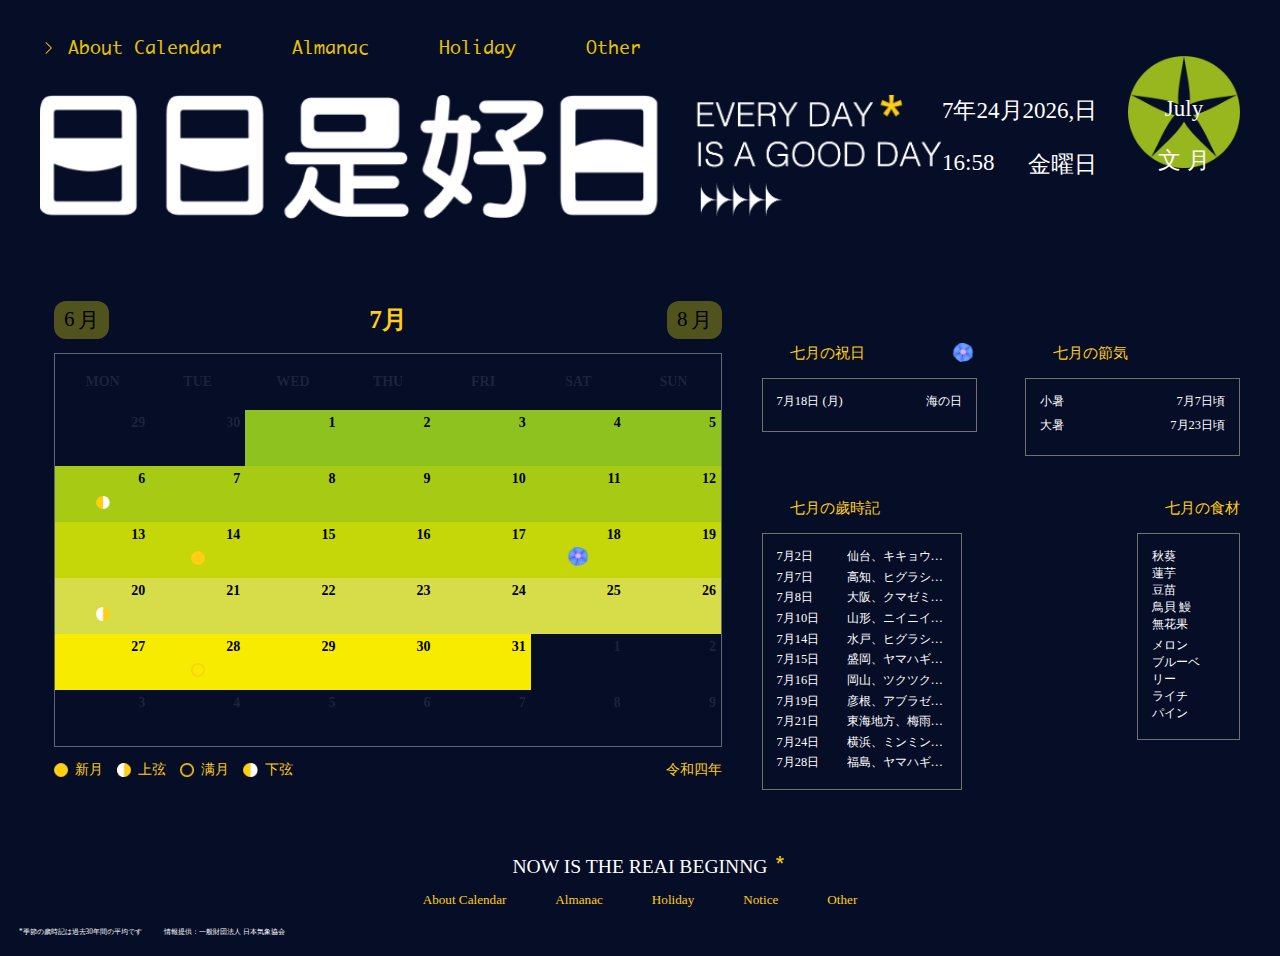
<file: Newday.html>
<!DOCTYPE html>
<html lang="en">

<head>
    <meta charset="UTF-8">
    <meta name="referrer" content="no-referrer">
    <meta name="viewport" content="width=device-width, initial-scale=1.0">
    <meta http-equiv="X-UA-Compatible" content="ie=edge">
    <title>日日是好日 </title>
    <link rel="stylesheet" href="./css/base.css">
    <link rel="stylesheet" href="./css/public_header.css">
    <link rel="stylesheet" href="./css/Newday_index.css">
    <link rel="stylesheet" href="./css/media.css">
    <link rel="stylesheet" href="./css/Newday_media.css">
    <link rel="stylesheet" href="./css/Newday_animation.css">
</head>

<body>
    <header class="header">
        <div class="container wrap">
            <nav class="nav">
                <div class="menu">
                    <ul class="menu__list">
                        <li class="menu__list__item"><a href="./index.html">
                            <i class="left_arrow">
                                <img src="./img/left_arrow.png" alt="">
                            </i>About Calendar
                        </a></li>
                        <li class="menu__list__item"><a href="./Almanac.html">Almanac</a></li>
                        <li class="menu__list__item"><a href="./Holiday.html">Holiday</a></li>
                        <li class="menu__list__item"><a href="./Note.html">Other</a></li>
                    </ul>
                </div>
            </nav>
            <section>
                <div class="title">
                    <a href="./index.html"><img src="./img/2.png" alt=""></a>
                </div>
                <div class="time">
                    <div class="time__current">
                        <div class="time__current--date">
                            <p id="currentDate">2022年6月29日</p>
                        </div>
                        <div class="time__current--hs">
                            <span id="timeHs">19:45</span>
                            <span id="timeWeek">水曜日</span>
                        </div>
                    </div>
                    <div class="time__month" id="timeMonth">
                        <a href="#">
                            <div class="time__month--current">
                                <p>JANUARY</p>
                            </div>
                            <div class="time__month--info">
                                <p>睦 月</p>
                            </div>
                            <div class="time__bg">
                                <img id="move_bg" height="100%" width="100%" src="./img/P-11.png" alt="">
                            </div>
                        </a>
                    </div>
                </div>
            </section>
        </div>
    </header>
    <main class="main">
        <div class="container wrap" id="container">
            <div class="calendar">
                <div class="tl-toubu">
                    <div class="ri-toubu-right">
                        <div class="prevMonth" id="prev">
                            <span id="prevMonth">12</span>
                            <span>月</span>
                            <!-- <a href="#" id="prev">月<img src="./img/left.png" alt=""></a> -->
                        </div>
                        <p class="currentMonth" id="currentMonth">月</p>
                        <div class="nextMonth" id="next">
                            <span id="nextMonth">2</span>
                            <span>月</span>
                            <!-- <a href="#" id="next"><img src="./img/right.png" alt=""></a> -->
                        </div>
                    </div>
                </div>
                <table cellspacing="0" border-collapse="collapse">
                    <thead>
                        <tr valign="middle">
                            <th>MON</th>
                            <th>TUE</th>
                            <th>WED</th>
                            <th>THU</th>
                            <th>FRI</th>
                            <th>SAT</th>
                            <th>SUN</th>
                        </tr>
                    </thead>
                    <tbody class="rl-top" id="calendar_table"></tbody>
                </table>
                <div class="calendar_end">
                    <div class="left">
                        <ul>
                            <li><i><img src="./img/new_moon.png" alt=""></i><span>新月</span></li>
                            <li><i><img src="./img/half_moon.png" alt=""></i><span>上弦</span></li>
                            <li><i><img src="./img/full_moon.png" alt=""></i><span>满月</span></li>
                            <li><i><img src="./img/waning_moon.png" alt=""></i><span>下弦</span></li>
                        </ul>
                    </div>
                    <div class="right">
                        <span>令和四年 </span>
                    </div>
                </div>
            </div>
            <div class="dayIntroduced" id="dayIntroduced">
                <div class="dayIntroduced__top">
                    <div class="dayIntroduced__item" id="holiday">
                        <div class="dayIntroduced__item__title">
                            <p>一月の祝日</p>
                            <i id="zr_bg"><img src="./img/1_z.png" alt=""></i>
                        </div>
                        <div class="dayIntroduced__item__list">
                            <div class="dayIntroduced__list__item">
                                <div class="solar_term">
                                    <span>1月1日 （土）</span>
                                </div>
                                <div class="solar_term_date">
                                    <span>元日</span>
                                </div>
                            </div>
                            <div class="dayIntroduced__list__item">
                                <div class="solar_term">
                                    <span>1月10日 （月）</span>
                                </div>
                                <div class="solar_term_date">
                                    <span>成人の日</span>
                                </div>
                            </div>
                        </div>
                    </div>
                    <div class="dayIntroduced__item" id="solarTerm">
                        <div class="dayIntroduced__item__title">
                            <p>一月の節気</p>
                        </div>
                        <div class="dayIntroduced__item__list">
                            <div class="dayIntroduced__list__item">
                                <div class="solar_term">
                                    <span>小寒</span>
                                </div>
                                <div class="solar_term_date">
                                    <span>1月5日頃</span>
                                </div>
                            </div>
                            <div class="dayIntroduced__list__item">
                                <div class="solar_term">
                                    <span>大寒</span>
                                </div>
                                <div class="solar_term_date">
                                    <span>1月20日頃</span>
                                </div>
                            </div>
                        </div>
                    </div>
                </div>
                <div class="dayIntroduced__bottom">
                    <div class="dayIntroduced__item">
                        <div class="dayIntroduced__item__title">
                            <p>一月の歲時記</p>
                        </div>
                        <div class="dayIntroduced__item__list">
                            <div class="dayIntroduced__list__item">
                                <div class="solar_term">
                                    <span>1月1日</span>
                                </div>
                                <div class="solar_term_date">
                                    <span>名古屋、スイセンの開花の頃</span>
                                </div>
                            </div>
                            <div class="dayIntroduced__list__item">
                                <div class="solar_term">
                                    <span>1月5日</span>
                                </div>
                                <div class="solar_term_date">
                                    <span>那霸、ツバキの開花の頃</span>
                                </div>
                            </div>
                            <div class="dayIntroduced__list__item">
                                <div class="solar_term">
                                    <span>1月6日</span>
                                </div>
                                <div class="solar_term_date">
                                    <span>佐賀、スイセンの開花の頃</span>
                                </div>
                            </div>
                            <div class="dayIntroduced__list__item">
                                <div class="solar_term">
                                    <span>1月9日</span>
                                </div>
                                <div class="solar_term_date">
                                    <span>延岡、初雪の頃</span>
                                </div>
                            </div>
                            <div class="dayIntroduced__list__item">
                                <div class="solar_term">
                                    <span>1月11日</span>
                                </div>
                                <div class="solar_term_date">
                                    <span>館野、初雪の頃</span>
                                </div>
                            </div>
                            <div class="dayIntroduced__list__item">
                                <div class="solar_term">
                                    <span>1月15日</span>
                                </div>
                                <div class="solar_term_date">
                                    <span>高松、ツバキの開花の頃</span>
                                </div>
                            </div>
                            <div class="dayIntroduced__list__item">
                                <div class="solar_term">
                                    <span>1月19日</span>
                                </div>
                                <div class="solar_term_date">
                                    <span>名瀨、サクラの開花の頃</span>
                                </div>
                            </div>
                            <div class="dayIntroduced__list__item">
                                <div class="solar_term">
                                    <span>1月22日</span>
                                </div>
                                <div class="solar_term_date">
                                    <span>宫崎、 ウメの開花の頃</span>
                                </div>
                            </div>
                            <div class="dayIntroduced__list__item">
                                <div class="solar_term">
                                    <span>1月24日</span>
                                </div>
                                <div class="solar_term_date">
                                    <span>宫崎、 鹿児島、タンポポの開花の頃</span>
                                </div>
                            </div>
                            <div class="dayIntroduced__list__item">
                                <div class="solar_term">
                                    <span>1月30日</span>
                                </div>
                                <div class="solar_term_date">
                                    <span>宫崎、 広島、ツバキの開花の頃</span>
                                </div>
                            </div>
                        </div>
                    </div>
                    <div class="dayIntroduced__item">
                        <div class="dayIntroduced__item__title">
                            <p>季節の食材</p>
                        </div>
                        <div class="dayIntroduced__item__list">
                            <div class="dayIntroduced__list__item">
                                <p>河豚</p>
                                <p>ぶり</p>
                                <p>カリフラワー</p>
                                <p>京菜</p>
                            </div>
                            <div class="dayIntroduced__list__item">
                                <p>温州みかん</p>
                                <p>ゆず</p>
                                <p>ポンカン</p>
                            </div>
                        </div>
                    </div>
                </div>
            </div>
        </div>
    </main>
    <div class="end">
        <p>NOW IS THE REAI BEGINNG</p>
    </div>
    <footer class="footer">
        <div class="container">
            <div class="ft__menu">
                <ul class="ft__menu__list">
                    <li class="menu__list__item"><a href="#">About Calendar</a></li>
                    <li class="menu__list__item"><a href="#">Almanac</a></li>
                    <li class="menu__list__item"><a href="#">Holiday</a></li>
                    <li class="menu__list__item"><a href="#">Notice</a></li>
                    <li class="menu__list__item"><a href="#">Other</a></li>
                </ul>
            </div>
        </div>
        <div class="ft__tip">
            <span>*季節の歲時記は過去30年間の平均です</span>
            <span>情報提供：一般財団法人 日本気象協会</span>
        </div>
    </footer>

    <script src="./js/Newday_calerdarData.js"></script>
    <script src="./js/Newday_calendar.js"></script>
    <script src="./js/Newday_index.js"></script>
    <!-- <script src="./js/Newday_new.js"></script> -->
    <script>
        // //接受参数跳转
        // function getQueryVariable(variable) {
        //     var query = window.location.search.substring(1);
        //     var vars = query.split("&");
        //     for (var i = 0; i < vars.length; i++) {
        //         var pair = vars[i].split("=");
        //         if (pair[0] == variable) {
        //             return pair[1];
        //         }
        //     }
        //     return (false);
        // }
        // //获取页面传递参数 调用日期函数
        // let get_mon = Number(getQueryVariable('mon')) - 1;
        // init_caledar(year, get_mon)
        // console.log(hashSearch, month);
    </script>

</body>

</html>
</file>
<file: css/base.css>
* {
    margin: 0;
    padding: 0;
    box-sizing: border-box;
}

html {
    font-family: "微软雅黑";
}

.container {
    width: 91%;
    max-width: 91.77rem;
    margin: 0 auto;
}

.wrap {
    position: relative;
    width: 1200px;
    margin: 0 auto;
}

body {
    background-color: #060D27;
    color: #fff;
}

a {
    color: inherit;
    text-decoration: none;
}

ul,
li {
    list-style: none;
}

@font-face {
    font-family: Ayuthaya;
    src: url('../font/Ayuthaya.ttf');
}

@font-face {
    font-family: ipagp;
    src: url("../font/W4.ttc");
}
</file>
<file: css/public_header.css>
.header {
  font-size: 1.3rem;
}

.nav {
  margin: 2.5rem 0;
}

.nav ul li a {
  color: #e3c200;
  font-family: Ayuthaya;
}

.menu .menu__list {
  display: flex;
}

.menu .menu__list .menu__list__item {
  position: relative;
  color: #FFCE15;
}

.menu .menu__list .menu__list__item+.menu__list__item {
  margin-left: 5rem;
}

section {
  display: flex;
  justify-content: space-between;
  align-items: center;
}

section .title {
  width: 45.53rem;
}

section .title img {
  width: 100%;
}

section .time {
  display: flex;
  font-size: 1.72rem;
  align-self: stretch;
}

section .time .time__current .time__current--hs {
  display: flex;
  justify-content: space-between;
  margin-top: 1.67rem;
}

.b_ri {
  float: right;
  color: #FFFFFF;
  font-family: ipagp;
}

.b_ri dl {
  display: flex;
  flex-direction: column;
  justify-content: space-between;
  height: 100%;
}

.b_ri dl dt {
  font-size: 26px;
}

.b_ri dl dd {
  /* font-size: 16px; */
  white-space: nowrap;
}

#demo {
  font-size: 2.625rem;
}

/* 实时时间 */
.real_time {
  display: flex;
  /* 两边对齐 */
  justify-content: space-between;
  margin-top: 6px;
}

/* 星期几 */


/* section .time .time__current .time__current--hs #timeWeek {
  font-size: 1.55rem;
} */

section .time .time__month {
  position: relative;
  z-index: 1;
  margin-left: 2.19rem;
  width: 14.67rem;
  text-align: center;
}

section .time .time__month .time__month--info {
  margin-top: 1.67rem;
}

section .time .time__month .time__bg {
  position: absolute;
  right: 0;
  top: -70%;
  z-index: -1;
  width: 14.67rem;
  height: 15rem;
  animation: time_bg 3s linear infinite;
}

section .time .time__month .time__bg img {
  user-select: none;
  -webkit-user-drag: none;
}

@keyframes time_bg {
  to {
    transform: rotate(0deg);
  }

  from {
    transform: rotate(-360deg);
  }
}

.left_arrow {
  display: inline-block;
  width: 12px;
  margin-right: 1.125rem
}

.left_arrow img {
  width: 100%;
  height: 100%;
}

@media screen and (max-width: 1200px) {
  section .title {
    width: 35rem !important;
    flex: 5;
  }

  #demo {
    font-size: 2.5vw;
    text-align: right;
  }

  section .time {
    flex: 2;
    font-size: 1.4rem;
    justify-content: flex-end;
  }

  .b_ri #demo {
    font-size: 2vw;
  }

  .b_ri dl dd {
    font-size: 2vw;
  }

  .real_time {
    margin-top: 0;
    white-space: nowrap;
  }

  #demo {
    margin-left: auto;
  }

  .real_time dd {
    transform: scale(.8);
  }

  .real_time #dd {
    overflow: hidden;
  }

  .menu .menu__list .menu__list__item+.menu__list__item {
    margin-left: 8vw !important;
  }

  .menu .menu__list .menu__list__item {
    /* width: fit-content; */
    font-weight: 300;
    font-size: 2vw;
  }

  .left_arrow {
    width: 10px;
    margin-right: 5px;
  }
}

@media screen and (max-width: 720px) {
  .menu .menu__list .menu__list__item {
    width: fit-content;
    font-weight: 300;
    font-size: 12px;
  }
  .menu .menu__list .menu__list__item+.menu__list__item {
    margin-left: 4vw !important;
  }
}
</file>
<file: css/Newday_index.css>
html {
    font-family: "微软雅黑";
}

.header {
    font-size: 1.3rem;
}

.nav {
    margin: 2.5rem 0;
}

.menu .menu__list {
    display: flex;
}

.menu .menu__list .menu__list__item {
    color: #FFCE15;
}

.menu .menu__list .menu__list__item+.menu__list__item {
    margin-left: 5rem;
}

section {
    display: flex;
    justify-content: space-between;
}

section .title {
    width: 45.53rem;
}

section .title img {
    width: 100%;
}

section .time {
    display: flex;
    font-size: 1.72rem;
}

section .time .time__current .time__current--hs {
    display: flex;
    justify-content: space-between;
    margin-top: 1.67rem;
}


/* 星期几 */


/* section .time .time__current .time__current--hs #timeWeek {
    font-size: 1.55rem;
} */

section .time .time__month {
    position: relative;
    z-index: 1;
    margin-left: 2.19rem;
    width: 14.67rem;
    text-align: center;
}

section .time .time__month .time__month--info {
    margin-top: 1.67rem;
}

section .time .time__month .time__bg {
    position: absolute;
    right: 0;
    top: -70%;
    z-index: -1;
    width: 14.67rem;
    height: 15rem;
    animation: time_bg 3s linear infinite;
}

section .time .time__month .time__bg img {
    user-select: none;
    -webkit-user-drag: none;
}

@keyframes time_bg {
    to {
        transform: rotate(0deg);
    }

    from {
        transform: rotate(-360deg);
    }
}

.main {
    margin: 1.5rem 0;
}

.main .container {
    display: flex;
    flex-wrap: wrap;
    padding: 3rem 0rem;
    /* background-image: url("../img/bg.png"); */
    background-size: cover;
}

.calendar {
    width: 58%;
    max-width: 52.28rem;
    /* background-color: #F4F4F4; */
    padding: 1rem;
    margin-right: 3.13rem;
}

.tl-toubu {
    width: 100%;
    margin: auto;
    display: flex;
    color: #000;
    margin-bottom: 1rem;
    justify-content: space-between;
}

.tl-toubu p {
    font-weight: bold;
    font-size: 1.8rem;
}

.tl-toubu .ri-toubu-right {
    width: 100%;
    display: flex;
    justify-content: space-between;
    align-items: center;
}


/* .tl-toubu .ri-toubu-right div:nth-child(1) {
    margin-top: 10px;
} */

.tl-toubu .ri-toubu-right div span {
    display: inline-block;
    /* width: 4rem;
    margin: 0 1rem; */
    font-size: 1.5rem;
    vertical-align: middle;
}

.new_moon,
.half_moon,
.full_moon,
.waning_moon {
    background-repeat: no-repeat;
    background-position: center 70%;
    background-size: 1rem;
}

.new_moon {
    background-image: url("../img/new_moon.png");
}

.half_moon {
    background-image: url("../img/half_moon.png");
}

.full_moon {
    background-image: url("../img/full_moon.png");
}

.waning_moon {
    background-image: url("../img/waning_moon.png");
}

.currentMonth {
    color: #FFCE15;
}

.prevMonth,
.nextMonth {
    cursor: pointer;
    border-radius: 12px;
    padding: 5px 10px;
    background-color: rgb(254, 246, 3, .3);
    user-select: none;
}

#zr_bg {
    position: absolute;
    right: 0;
    top: 0;
    width: 2rem;
}

#zr_bg img {
    width: 100%;
}

#prevMonth {
    text-align: left;
}

#nextMonth {
    text-align: right;
}

table {
    width: 100%;
    /* padding: 1rem; */
    margin: auto;
    color: #000;
    background-color: #F4F4F4 0.5;
    text-align: center;
    border: 1px solid rgba(230, 230, 230, 0.4);
}

th,
td {
    /* border: 1px solid rgba(230, 230, 230, 0.5); */
    padding: 5px;
    /* height: 3.5rem; */
    height: 4rem;
    font-weight: bold;
}

@media screen and (max-width:900px) {

    th,
    td {
        /* height: 3rem; */
        font-size: 0.5rem;
    }
}

td {
    width: 50px;
    text-align: right;
}

thead>tr th {
    border: none;
    color: #F4F4F4;
    color: rgba(255, 255, 255, .1);
}

.calendar_end {
    display: flex;
    justify-content: space-between;
    margin-top: 1rem;
    color: #FFCE15;
    font-size: 1rem;
}

.calendar_end .left ul {
    display: flex;
    align-items: center;
}

.calendar_end .left ul li {
    display: flex;
    align-items: center;
}

.calendar_end .left ul li i {
    font-size: 0;
}

.calendar_end .left ul li img {
    margin-right: .5rem;
    height: 1rem;
}

.calendar_end .left ul li+li {
    margin-left: 1rem;
}

.rl-top>tr td {
    color: #ccc;
    color: rgba(255, 255, 255, .1);
}

.rl-top>tr .currentDate {
    color: #000;
    background-color: var(--theme-color);
    background-repeat: no-repeat;
    background-position: center 70%;
}

.dayIntroduced {
    display: flex;
    flex-direction: column;
    flex: 1;
    margin-top: 4rem;
}

.dayIntroduced__item__title {
    position: relative;
    font-size: 1.3rem;
    color: #FFCE15;
    margin-bottom: 1rem;
}

.dayIntroduced__item__list {
    border: 1px solid #707070;
    padding: 2rem;
}

.dayIntroduced__item__list .dayIntroduced__list__item {
    font-size: 0.89rem;
    margin-bottom: 0.26rem;
}

.dayIntroduced__top,
.dayIntroduced__bottom {
    display: flex;
    justify-content: space-between;
    flex-wrap: wrap;
    width: 100%;
}

.dayIntroduced__bottom {
    margin-top: 3rem;
}

.dayIntroduced__item__title {
    margin-left: 2rem;
}

.dayIntroduced__top .dayIntroduced__item {
    flex: 0 0 45%;
}

.dayIntroduced__top .dayIntroduced__item .dayIntroduced__list__item {
    display: flex;
    justify-content: space-between;
    width: 100%;
}

.dayIntroduced__bottom .dayIntroduced__item .dayIntroduced__list__item {
    display: flex;
}

.dayIntroduced__bottom .dayIntroduced__item:last-child .dayIntroduced__list__item {
    flex-direction: column;
}

.dayIntroduced__bottom .dayIntroduced__item .dayIntroduced__list__item .solar_term {
    margin-right: 1rem;
    width: 4rem;
}

.dayIntroduced__top .dayIntroduced__item .dayIntroduced__list__item .solar_term_date {
    /* width: 5rem; */
    /* width: fit-content; */
    text-align: right;
    /* margin-left: 1rem; */
}

.end {
    position: relative;
    font-size: 1.4rem;
    text-align: center;
    max-width: 100rem;
    width: fit-content;
    margin: auto;
}

.end::after {
    content: "";
    position: absolute;
    right: -1.2rem;
    top: 0rem;
    display: block;
    width: .62rem;
    height: .62rem;
    background-image: url("../img/星星8.png");
    background-size: 100% 100%;
}

.footer {
    padding-bottom: 1.3rem;
    max-width: 100rem;
    margin: auto;
}

.footer .ft__menu__list {
    display: flex;
    justify-content: center;
    color: #FFCE15;
    font-size: 0.94rem;
    margin: 1rem 0;
}

.footer .ft__menu__list .menu__list__item+.menu__list__item {
    margin-left: 3.5rem;
}

.footer .ft__tip span {
    margin-left: 1.35rem;
    font-size: 0.52rem;
}
</file>
<file: css/media.css>
@media screen and (max-width: 1720px) {
    html {
        font-size: 14px;
    }
}

@media screen and (max-width: 1440px) {
    html {
        font-size: 14px;
    }
}

@media screen and (max-width: 1200px) {
    .wrap {
        width: 80% !important;
    }

    #demo {
        text-align: right;
    }
}

@media screen and (max-width: 768px) {

    .scroll_state .scroll_down,
    .scroll_state .scroll_up {
        display: none;
        width: 27px !important;
    }
}

@media screen and (max-width: 768px) {
    html {
        font-size: 12px;
    }

    /* .menu .menu__list {
        transform: scale(.8) translateX(-3.5rem);
    } */
    table {
        padding: 0;
    }

    section .title {
        width: 70%;
    }

    .list_p {
        padding-top: 60px !important;
    }


    .main {
        position: relative;
    }

    .main .container {
        padding: .42rem;
        /* padding-top: 15rem; */
        padding-bottom: 5rem;
        /* background-image: url("../img/mbg.png"); */
    }

    .main .calender_wrap .calender_month {
        width: 100%;
    }

    .main .calender_year {
        margin-top: 63px;
        margin-bottom: 49px;
    }

    .dayIntroduced__left .dayIntroduced__left__item:last-child,
    .dayIntroduced__right .dayIntroduced__right__item {
        transform: scale(.8);
    }

    .dayIntroduced__left .dayIntroduced__list__item span {
        width: 13rem;
    }

    .dayIntroduced__right .dayIntroduced__list__item span {
        width: auto;
    }

    .dayIntroduced__right {
        margin-left: 0;
        text-align: right;
    }



    .calendar {
        width: 100%;
        margin-right: 0;
        padding: .5rem;
        margin: 2rem 0;
    }

    section .time .time__month .time__month--info {
        margin-top: .83rem;
    }

    section .time .time__month {
        position: absolute;
        left: 50%;
        top: 18rem;
        margin-left: 0;
        font-size: 0.73rem;
        transform: translateX(-50%);
    }

    .tl-toubu p {
        font-size: 1.5rem;
    }

    .ri-toubu-right img {
        width: 1.5rem;
    }

    section .time .time__current .time__current--hs {
        margin-top: 1rem;
    }

    .dayIntroduced__left__item:first-child {
        position: absolute;
        top: 0rem;
        right: 2%;
        transform: scale(.8);
    }

    .tl-toubu .ri-toubu-right div span {
        font-size: 1rem;
    }

    .dayIntroduced__item__title {
        margin-bottom: .5rem;
    }

    .dayIntroduced__item__list {
        padding: 1rem;
    }

    .dayIntroduced__bottom {
        margin-top: 2rem;
    }

    .dayIntroduced__bottom .dayIntroduced__item:last-child {
        margin-top: 2rem;
    }

    .dayIntroduced__left .dayIntroduced__left__item:first-child .dayIntroduced__item__title p {
        justify-content: end;
    }

    .dayIntroduced__left__item:first-child .dayIntroduced__item__list {
        text-align: right;
    }

    .end {
        font-size: 1rem;
    }

    .footer {
        padding-bottom: 0;
    }

    .footer .ft__menu__list .menu__list__item+.menu__list__item {
        margin-left: 1.25rem;
    }

    .ft__tip {
        transform: scale(.7) translateX(-6rem);
    }

    .ft__tip span:last-child {
        display: block;
        width: fit-content;
        transform: translate(18rem, -1.4rem);
    }

    /* 设置Almanac页面切换日历按钮大小 */
    .calender_year_next>span>img,
    .calender_year_prev>span>img {
        width: 5rem;
    }

    .scroll_state .scroll_down,
    .scroll_state .scroll_up {
        display: none;
        width: 27px !important;
    }

    .main {
        margin-bottom: 1.5rem;
    }

    .main .sign {
        position: absolute;
        top: 0;
        left: 0;
        right: 0;
        margin-top: 0;
    }

    .main .sign .mian_back {
        background-image: url("../img/T.png");
    }

    .main_list {
        height: 40vw !important;
    }

    .main .sign .main_list .list_p {
        font-size: 16px;
    }

    .main h4 {
        font-size: 14px !important;
    }

    .main .star_icon {
        width: 12px;
        height: 12px;
    }

    .main .sign h4 a {
        top: -5px;
    }

    .main .sign #wr4 {
        bottom: 5%;
    }

    .main>.list {
        padding-top: 50vw;
        margin: 10vw 0;
    }

    .list>.clearfix>.aos-init>dt>img {
        width: 60%;
    }

    .list dl {
        width: 33%;
    }

    .line {
        display: none;
    }

    .main .map {
        height: 40vw !important;
    }

    .mapWrap {
        padding-bottom: 39px;
    }

    .end {
        margin-bottom: 1.5rem;
    }

}

@media screen and (min-width: 500px) and (max-width: 768px) {
    .list_p {
        padding-top: 15vw !important;
    }

    .main .sign .main_list .list_p {
        font-size: 3.5vw;
    }

    .main h4 {
        font-size: 2.5vw !important;
    }
}

@media screen and (max-width: 500px) {
    .menu .menu__list .menu__list__item+.menu__list__item {
        margin-left: 4vw;
    }

    #wr5 {
        padding: 5px;
    }

    .mapWrap {
        padding-bottom: 30px;
    }

    .main h4 a {
        top: -5px;
    }
}


@media screen and (max-width: 425px) {
    .wrap {
        width: 90% !important;
    }
}

@media screen and (max-width: 375px) {
    .time__current {
        display: none;
    }
}
</file>
<file: css/Newday_media.css>
@media screen and (max-width: 1720px) {
  html {
    font-size: 14px;
  }
}

@media (min-width: 769px) and (max-width: 1440px) {
  .dayIntroduced__item__title {
    font-size: 1.2vw;
  }

  section .time {
    font-size: 1.8vw;
  }

  section .time .time__month {
    width: 8rem;
  }

  section .time .time__month .time__bg {
    width: 8rem;
    height: auto;
    top: -30%;
  }

  section .title {
    flex: 3;
  }

  .calendar {
    margin-right: 2vw;
  }

  .dayIntroduced__bottom {
    flex-wrap: nowrap;
  }

  .dayIntroduced__item__list {
    padding: 1rem;
  }

  .solar_term_date {
    width: 100px;
    white-space: nowrap;
    text-overflow: ellipsis;
    overflow: hidden;
  }

}

@media screen and (max-width: 1440px) {
  html {
    font-size: 14px;
  }
}

@media screen and (max-width: 1024px) and (min-width: 769px) {
  .solar_term_date {
    width: 40px;
  }
}

@media screen and (max-width: 768px) {
  html {
    font-size: 12px;
  }

  table {
    padding: 0;
  }

  section .title {
    width: 70%;
  }

  section .title {
    flex: 5;
  }

  .main {
    position: relative;
  }

  .main .container {
    padding: .42rem;
    padding-top: 15rem;
    padding-bottom: 5rem;
    /* background-image: url("../img/mbg.png"); */
  }

  .dayIntroduced__left .dayIntroduced__left__item:last-child,
  .dayIntroduced__right .dayIntroduced__right__item {
    transform: scale(.8);
  }

  .dayIntroduced__left .dayIntroduced__list__item span {
    width: 13rem;
  }

  .dayIntroduced__right .dayIntroduced__list__item span {
    width: auto;
  }

  .dayIntroduced__right {
    margin-left: 0;
    text-align: right;
  }

  .calendar {
    width: 100%;
    margin-right: 0;
    padding: .5rem;
    margin: 2rem 0;
  }

  section .time .time__month .time__month--info {
    margin-top: .83rem;
  }

  section .time .time__month {
    position: absolute;
    left: 50%;
    top: 18rem;
    margin-left: 0;
    font-size: 0.73rem;
    transform: translateX(-50%);
  }

  section .time .time__month .time__bg {
    width: 7.3rem;
    top: -50%;
    right: auto;
    height: 7.3rem;
    margin-left: 3.65rem;
  }

  section .time {
    font-size: 2vw;
  }

  .tl-toubu p {
    font-size: 1.5rem;
  }

  .ri-toubu-right img {
    width: 1.5rem;
  }

  section .time .time__current .time__current--hs {
    margin-top: 1rem;
  }

  .tl-toubu .ri-toubu-right div span {
    font-size: 1rem;
  }

  .dayIntroduced__item__title {
    margin-bottom: .5rem;
  }

  .dayIntroduced__item__list {
    padding: 1rem;
  }


  .dayIntroduced__bottom {
    margin-top: 2rem;
  }

  .dayIntroduced__bottom .dayIntroduced__item:last-child {
    margin-top: 2rem;
  }

  .dayIntroduced__left .dayIntroduced__left__item:first-child .dayIntroduced__item__title p {
    justify-content: end;
  }

  .dayIntroduced__left__item:first-child .dayIntroduced__item__list {
    text-align: right;
  }

  .end {
    font-size: 1rem;
  }

  .ft__menu {
    transform: scale(.8);
  }

  .footer {
    padding-bottom: 0;
  }

  .footer .ft__menu__list .menu__list__item+.menu__list__item {
    margin-left: 1.25rem;
  }

  .ft__tip {
    transform: scale(.7) translateX(-6rem);
  }

  .ft__tip span:last-child {
    display: block;
    width: fit-content;
    transform: translate(18rem, -1.4rem);
  }
}

@media screen and (max-width: 375px) {

  .time__current {
    display: none;
  }


}
</file>
<file: css/Newday_animation.css>
@keyframes one {
    to {
        transform: rotate(360deg);
    }
}

@keyframes two {
    to {
        transform: scale(1);
    }
    from {
        transform: scale(1.2);
    }
}

@keyframes three {
    to {
        transform: rotateY(0deg);
    }
    from {
        transform: rotateY(360deg);
    }
}

@keyframes four {
    to {
        transform: rotate(30deg);
        transform-origin: 50% 0;
    }
    from {
        transform: rotate(-30deg);
        transform-origin: 50% 0;
    }
}

@keyframes five {
    0% {
        /* transform: rotate(360deg); */
        transform: rotate(0deg) scale(1);
    }
    100% {
        /* transform: rotate(-360deg); */
        transform: rotate(360deg) scale(1.2);
    }
}

@keyframes six {
    0% {
        opacity: 0;
    }
    100% {
        opacity: 1;
    }
}

@keyframes seven {
    to {
        transform: rotateX(0deg);
    }
    from {
        transform: rotateX(360deg);
    }
}

@keyframes eight {
    0% {
        opacity: 1;
        transform: scale(1);
    }
    100% {
        opacity: 0;
        transform: scale(0);
    }
}

@keyframes nine {
    to {
        transform: rotate(30deg);
        transform-origin: bottom;
    }
    from {
        transform: rotate(-30deg);
        transform-origin: bottom;
    }
}

@keyframes ten {
    to {
        transform: rotate(360deg);
        opacity: 1;
    }
    from {
        opacity: 0;
    }
}

@keyframes eleven {
    to {
        transform: rotateY(0deg);
    }
    from {
        transform: rotateY(360deg);
    }
}

@keyframes twelve {
    0%,
    65% {
        -webkit-transform: rotate(0deg);
        transform: rotate(0deg);
    }
    70% {
        -webkit-transform: rotate(6deg);
        transform: rotate(6deg);
    }
    75% {
        -webkit-transform: rotate(-6deg);
        transform: rotate(-6deg);
    }
    80% {
        -webkit-transform: rotate(6deg);
        transform: rotate(6deg);
    }
    85% {
        -webkit-transform: rotate(-6deg);
        transform: rotate(-6deg);
    }
    90% {
        -webkit-transform: rotate(6deg);
        transform: rotate(6deg);
    }
    95% {
        -webkit-transform: rotate(-6deg);
        transform: rotate(-6deg);
    }
    100% {
        -webkit-transform: rotate(0deg);
        transform: rotate(0deg);
    }
}
</file>
